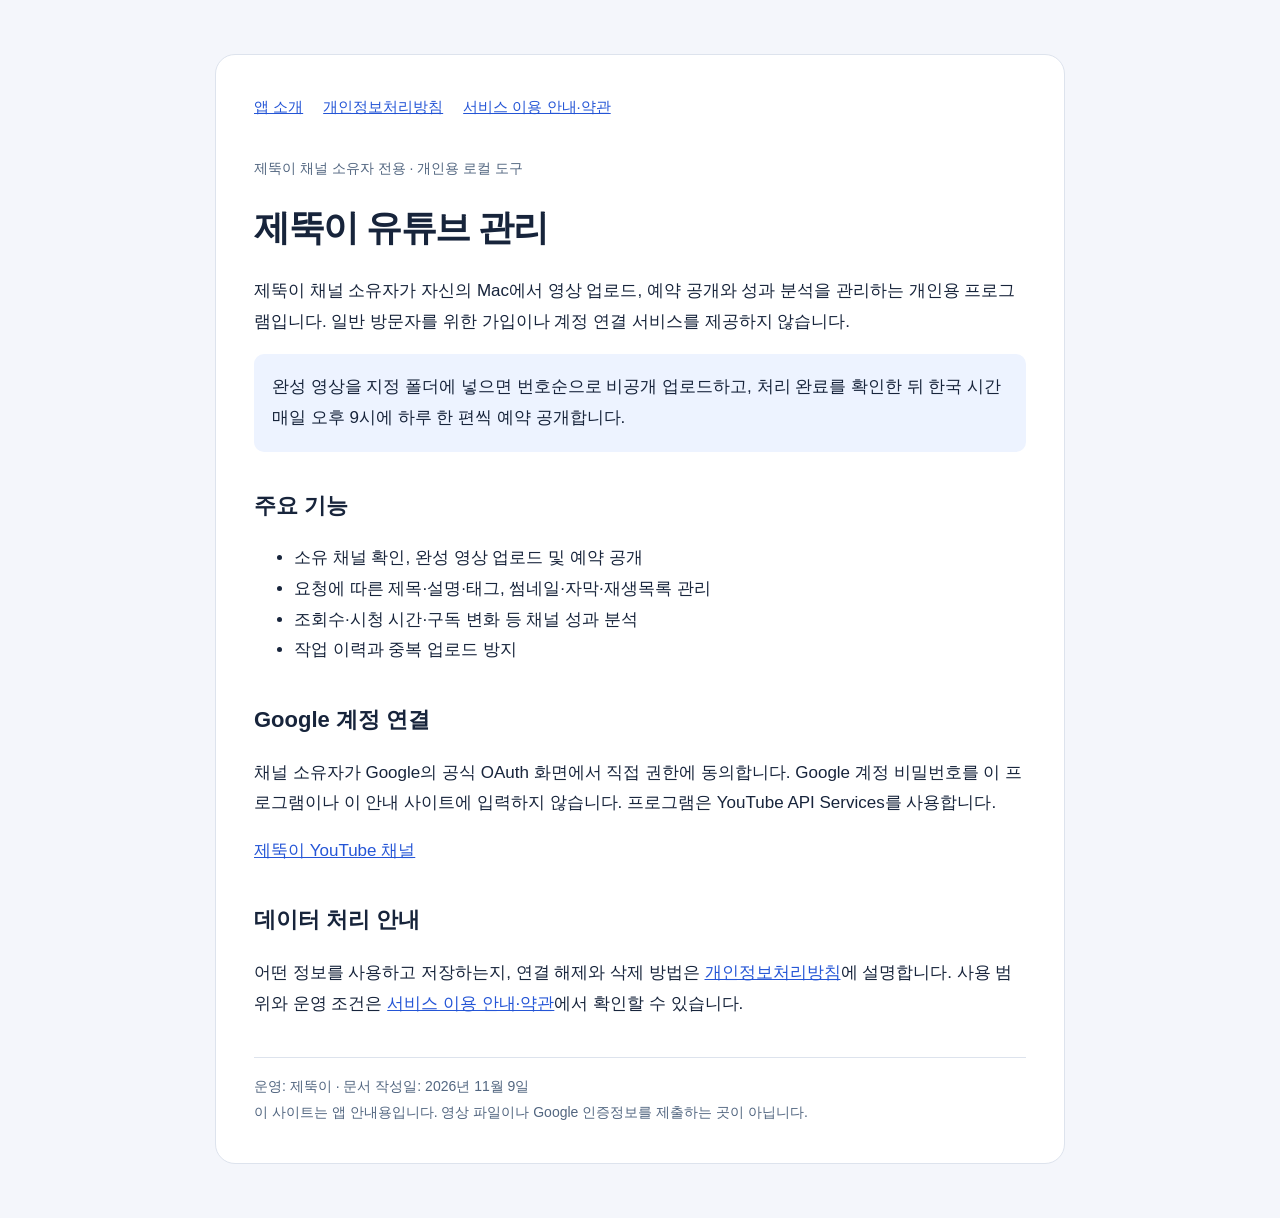
<file: index.html>
<!doctype html><html lang="ko"><head><meta charset="utf-8"><meta name="viewport" content="width=device-width,initial-scale=1"><meta name="description" content="제뚝이 채널 소유자가 사용하는 개인용 영상 관리 도구 안내"><title>제뚝이 유튜브 관리 | 제뚝이 유튜브 관리</title><link rel="stylesheet" href="style.css"></head><body><main><nav><a href="index.html">앱 소개</a><a href="privacy.html">개인정보처리방침</a><a href="terms.html">서비스 이용 안내·약관</a></nav><p class="label">제뚝이 채널 소유자 전용 · 개인용 로컬 도구</p><h1>제뚝이 유튜브 관리</h1><p>제뚝이 채널 소유자가 자신의 Mac에서 영상 업로드, 예약 공개와 성과 분석을 관리하는 개인용 프로그램입니다. 일반 방문자를 위한 가입이나 계정 연결 서비스를 제공하지 않습니다.</p><div class="notice">완성 영상을 지정 폴더에 넣으면 번호순으로 비공개 업로드하고, 처리 완료를 확인한 뒤 한국 시간 매일 오후 9시에 하루 한 편씩 예약 공개합니다.</div><h2>주요 기능</h2><ul><li>소유 채널 확인, 완성 영상 업로드 및 예약 공개</li><li>요청에 따른 제목·설명·태그, 썸네일·자막·재생목록 관리</li><li>조회수·시청 시간·구독 변화 등 채널 성과 분석</li><li>작업 이력과 중복 업로드 방지</li></ul><h2>Google 계정 연결</h2><p>채널 소유자가 Google의 공식 OAuth 화면에서 직접 권한에 동의합니다. Google 계정 비밀번호를 이 프로그램이나 이 안내 사이트에 입력하지 않습니다. 프로그램은 YouTube API Services를 사용합니다.</p><p><a href="https://www.youtube.com/channel/UCPaTopQJnHGLLE3rY1wSj9Q">제뚝이 YouTube 채널</a></p><h2>데이터 처리 안내</h2><p>어떤 정보를 사용하고 저장하는지, 연결 해제와 삭제 방법은 <a href="privacy.html">개인정보처리방침</a>에 설명합니다. 사용 범위와 운영 조건은 <a href="terms.html">서비스 이용 안내·약관</a>에서 확인할 수 있습니다.</p><footer>운영: 제뚝이 · 문서 작성일: 2026년 11월 9일<br>이 사이트는 앱 안내용입니다. 영상 파일이나 Google 인증정보를 제출하는 곳이 아닙니다.</footer></main></body></html>
</file>
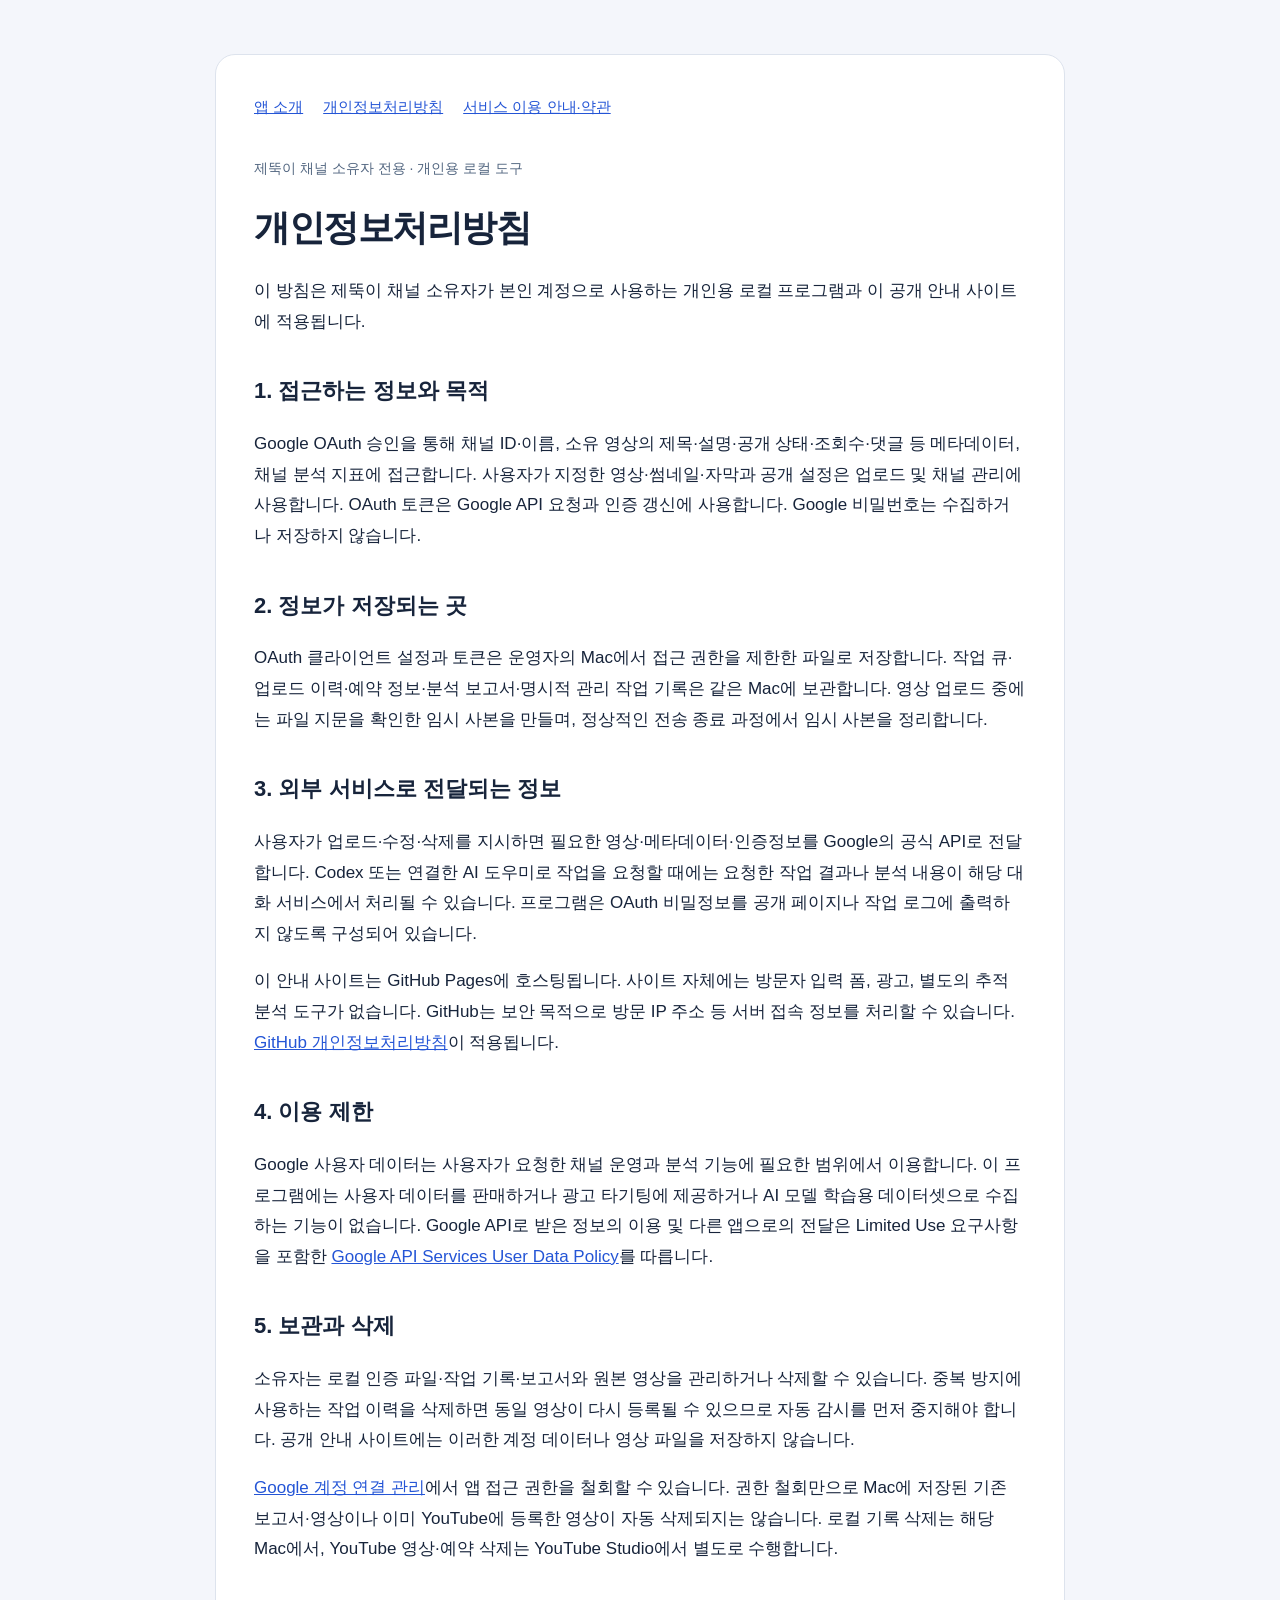
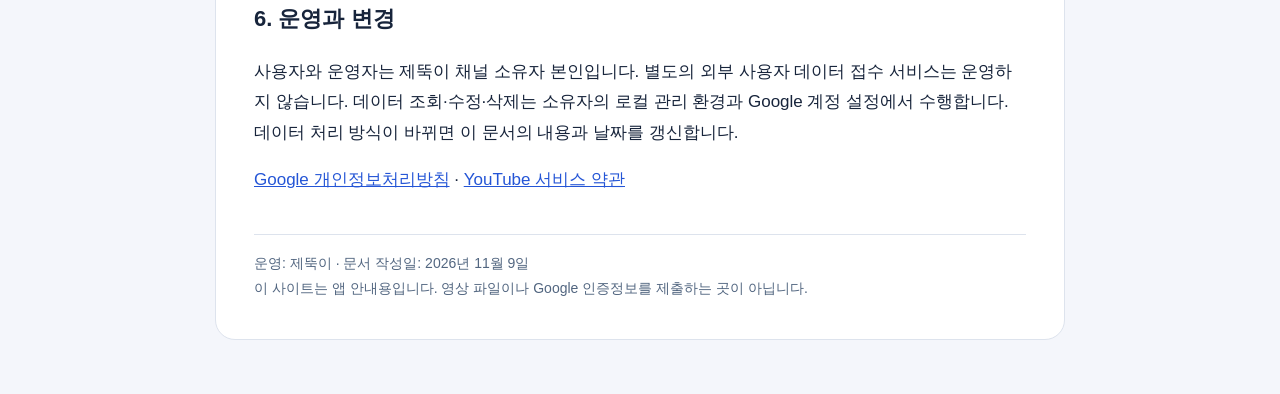
<file: privacy.html>
<!doctype html><html lang="ko"><head><meta charset="utf-8"><meta name="viewport" content="width=device-width,initial-scale=1"><meta name="description" content="제뚝이 채널 소유자가 사용하는 개인용 영상 관리 도구 안내"><title>개인정보처리방침 | 제뚝이 유튜브 관리</title><link rel="stylesheet" href="style.css"></head><body><main><nav><a href="index.html">앱 소개</a><a href="privacy.html">개인정보처리방침</a><a href="terms.html">서비스 이용 안내·약관</a></nav><p class="label">제뚝이 채널 소유자 전용 · 개인용 로컬 도구</p><h1>개인정보처리방침</h1><p>이 방침은 제뚝이 채널 소유자가 본인 계정으로 사용하는 개인용 로컬 프로그램과 이 공개 안내 사이트에 적용됩니다.</p><h2>1. 접근하는 정보와 목적</h2><p>Google OAuth 승인을 통해 채널 ID·이름, 소유 영상의 제목·설명·공개 상태·조회수·댓글 등 메타데이터, 채널 분석 지표에 접근합니다. 사용자가 지정한 영상·썸네일·자막과 공개 설정은 업로드 및 채널 관리에 사용합니다. OAuth 토큰은 Google API 요청과 인증 갱신에 사용합니다. Google 비밀번호는 수집하거나 저장하지 않습니다.</p><h2>2. 정보가 저장되는 곳</h2><p>OAuth 클라이언트 설정과 토큰은 운영자의 Mac에서 접근 권한을 제한한 파일로 저장합니다. 작업 큐·업로드 이력·예약 정보·분석 보고서·명시적 관리 작업 기록은 같은 Mac에 보관합니다. 영상 업로드 중에는 파일 지문을 확인한 임시 사본을 만들며, 정상적인 전송 종료 과정에서 임시 사본을 정리합니다.</p><h2>3. 외부 서비스로 전달되는 정보</h2><p>사용자가 업로드·수정·삭제를 지시하면 필요한 영상·메타데이터·인증정보를 Google의 공식 API로 전달합니다. Codex 또는 연결한 AI 도우미로 작업을 요청할 때에는 요청한 작업 결과나 분석 내용이 해당 대화 서비스에서 처리될 수 있습니다. 프로그램은 OAuth 비밀정보를 공개 페이지나 작업 로그에 출력하지 않도록 구성되어 있습니다.</p><p>이 안내 사이트는 GitHub Pages에 호스팅됩니다. 사이트 자체에는 방문자 입력 폼, 광고, 별도의 추적 분석 도구가 없습니다. GitHub는 보안 목적으로 방문 IP 주소 등 서버 접속 정보를 처리할 수 있습니다. <a href="https://docs.github.com/en/site-policy/privacy-policies/github-general-privacy-statement">GitHub 개인정보처리방침</a>이 적용됩니다.</p><h2>4. 이용 제한</h2><p>Google 사용자 데이터는 사용자가 요청한 채널 운영과 분석 기능에 필요한 범위에서 이용합니다. 이 프로그램에는 사용자 데이터를 판매하거나 광고 타기팅에 제공하거나 AI 모델 학습용 데이터셋으로 수집하는 기능이 없습니다. Google API로 받은 정보의 이용 및 다른 앱으로의 전달은 Limited Use 요구사항을 포함한 <a href="https://developers.google.com/terms/api-services-user-data-policy">Google API Services User Data Policy</a>를 따릅니다.</p><h2>5. 보관과 삭제</h2><p>소유자는 로컬 인증 파일·작업 기록·보고서와 원본 영상을 관리하거나 삭제할 수 있습니다. 중복 방지에 사용하는 작업 이력을 삭제하면 동일 영상이 다시 등록될 수 있으므로 자동 감시를 먼저 중지해야 합니다. 공개 안내 사이트에는 이러한 계정 데이터나 영상 파일을 저장하지 않습니다.</p><p><a href="https://myaccount.google.com/connections">Google 계정 연결 관리</a>에서 앱 접근 권한을 철회할 수 있습니다. 권한 철회만으로 Mac에 저장된 기존 보고서·영상이나 이미 YouTube에 등록한 영상이 자동 삭제되지는 않습니다. 로컬 기록 삭제는 해당 Mac에서, YouTube 영상·예약 삭제는 YouTube Studio에서 별도로 수행합니다.</p><h2>6. 운영과 변경</h2><p>사용자와 운영자는 제뚝이 채널 소유자 본인입니다. 별도의 외부 사용자 데이터 접수 서비스는 운영하지 않습니다. 데이터 조회·수정·삭제는 소유자의 로컬 관리 환경과 Google 계정 설정에서 수행합니다. 데이터 처리 방식이 바뀌면 이 문서의 내용과 날짜를 갱신합니다.</p><p><a href="https://policies.google.com/privacy">Google 개인정보처리방침</a> · <a href="https://www.youtube.com/t/terms">YouTube 서비스 약관</a></p><footer>운영: 제뚝이 · 문서 작성일: 2026년 11월 9일<br>이 사이트는 앱 안내용입니다. 영상 파일이나 Google 인증정보를 제출하는 곳이 아닙니다.</footer></main></body></html>
</file>
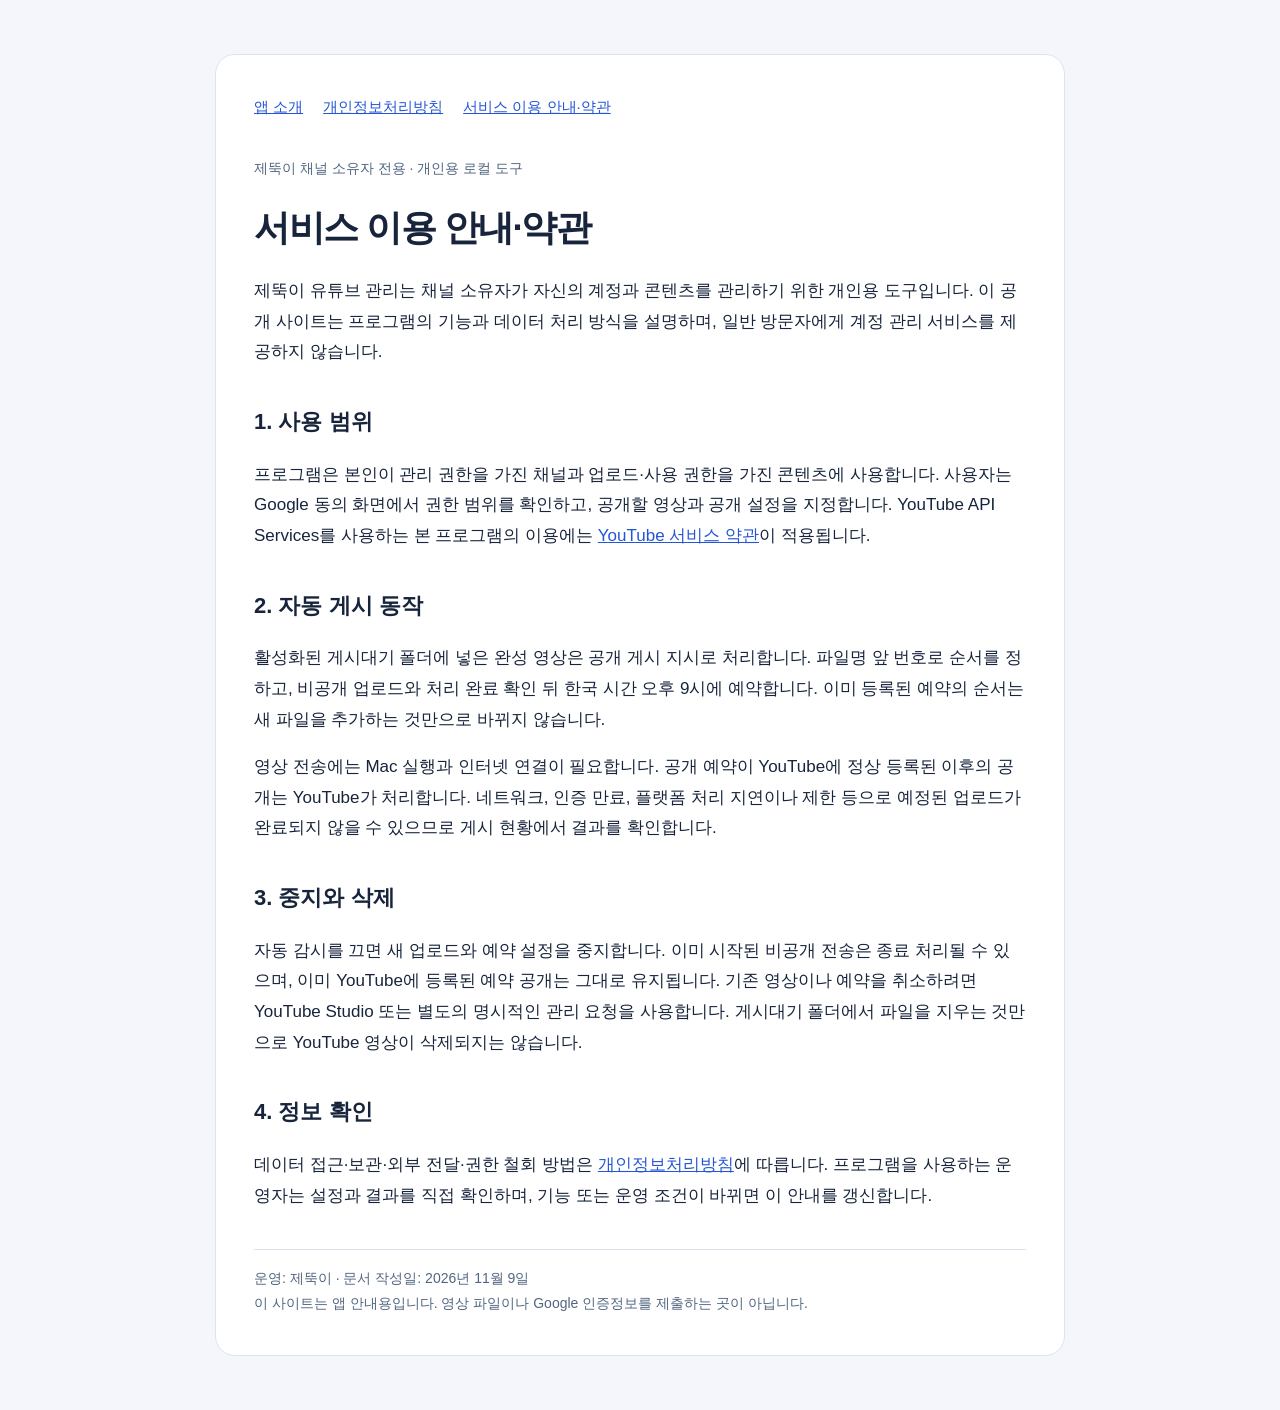
<file: terms.html>
<!doctype html><html lang="ko"><head><meta charset="utf-8"><meta name="viewport" content="width=device-width,initial-scale=1"><meta name="description" content="제뚝이 채널 소유자가 사용하는 개인용 영상 관리 도구 안내"><title>서비스 이용 안내·약관 | 제뚝이 유튜브 관리</title><link rel="stylesheet" href="style.css"></head><body><main><nav><a href="index.html">앱 소개</a><a href="privacy.html">개인정보처리방침</a><a href="terms.html">서비스 이용 안내·약관</a></nav><p class="label">제뚝이 채널 소유자 전용 · 개인용 로컬 도구</p><h1>서비스 이용 안내·약관</h1><p>제뚝이 유튜브 관리는 채널 소유자가 자신의 계정과 콘텐츠를 관리하기 위한 개인용 도구입니다. 이 공개 사이트는 프로그램의 기능과 데이터 처리 방식을 설명하며, 일반 방문자에게 계정 관리 서비스를 제공하지 않습니다.</p><h2>1. 사용 범위</h2><p>프로그램은 본인이 관리 권한을 가진 채널과 업로드·사용 권한을 가진 콘텐츠에 사용합니다. 사용자는 Google 동의 화면에서 권한 범위를 확인하고, 공개할 영상과 공개 설정을 지정합니다. YouTube API Services를 사용하는 본 프로그램의 이용에는 <a href="https://www.youtube.com/t/terms">YouTube 서비스 약관</a>이 적용됩니다.</p><h2>2. 자동 게시 동작</h2><p>활성화된 게시대기 폴더에 넣은 완성 영상은 공개 게시 지시로 처리합니다. 파일명 앞 번호로 순서를 정하고, 비공개 업로드와 처리 완료 확인 뒤 한국 시간 오후 9시에 예약합니다. 이미 등록된 예약의 순서는 새 파일을 추가하는 것만으로 바뀌지 않습니다.</p><p>영상 전송에는 Mac 실행과 인터넷 연결이 필요합니다. 공개 예약이 YouTube에 정상 등록된 이후의 공개는 YouTube가 처리합니다. 네트워크, 인증 만료, 플랫폼 처리 지연이나 제한 등으로 예정된 업로드가 완료되지 않을 수 있으므로 게시 현황에서 결과를 확인합니다.</p><h2>3. 중지와 삭제</h2><p>자동 감시를 끄면 새 업로드와 예약 설정을 중지합니다. 이미 시작된 비공개 전송은 종료 처리될 수 있으며, 이미 YouTube에 등록된 예약 공개는 그대로 유지됩니다. 기존 영상이나 예약을 취소하려면 YouTube Studio 또는 별도의 명시적인 관리 요청을 사용합니다. 게시대기 폴더에서 파일을 지우는 것만으로 YouTube 영상이 삭제되지는 않습니다.</p><h2>4. 정보 확인</h2><p>데이터 접근·보관·외부 전달·권한 철회 방법은 <a href="privacy.html">개인정보처리방침</a>에 따릅니다. 프로그램을 사용하는 운영자는 설정과 결과를 직접 확인하며, 기능 또는 운영 조건이 바뀌면 이 안내를 갱신합니다.</p><footer>운영: 제뚝이 · 문서 작성일: 2026년 11월 9일<br>이 사이트는 앱 안내용입니다. 영상 파일이나 Google 인증정보를 제출하는 곳이 아닙니다.</footer></main></body></html>
</file>
<file: style.css>
*{box-sizing:border-box}body{margin:0;background:#f4f6fb;color:#17243b;font:17px/1.8 -apple-system,BlinkMacSystemFont,"Apple SD Gothic Neo",sans-serif}main{max-width:850px;margin:54px auto;padding:38px;background:white;border:1px solid #dde3ed;border-radius:20px}nav{display:flex;gap:20px;flex-wrap:wrap;margin-bottom:36px;font-size:15px}a{color:#2455d6}h1{font-size:36px;line-height:1.3;letter-spacing:-1.5px}h2{font-size:22px;margin-top:34px}.label{color:#526680;font-size:14px}.notice{padding:18px;background:#edf3ff;border-radius:10px}footer{border-top:1px solid #dde3ed;margin-top:38px;padding-top:16px;font-size:14px;color:#526680}@media(max-width:600px){main{margin:16px;padding:24px}h1{font-size:29px}}
</file>
